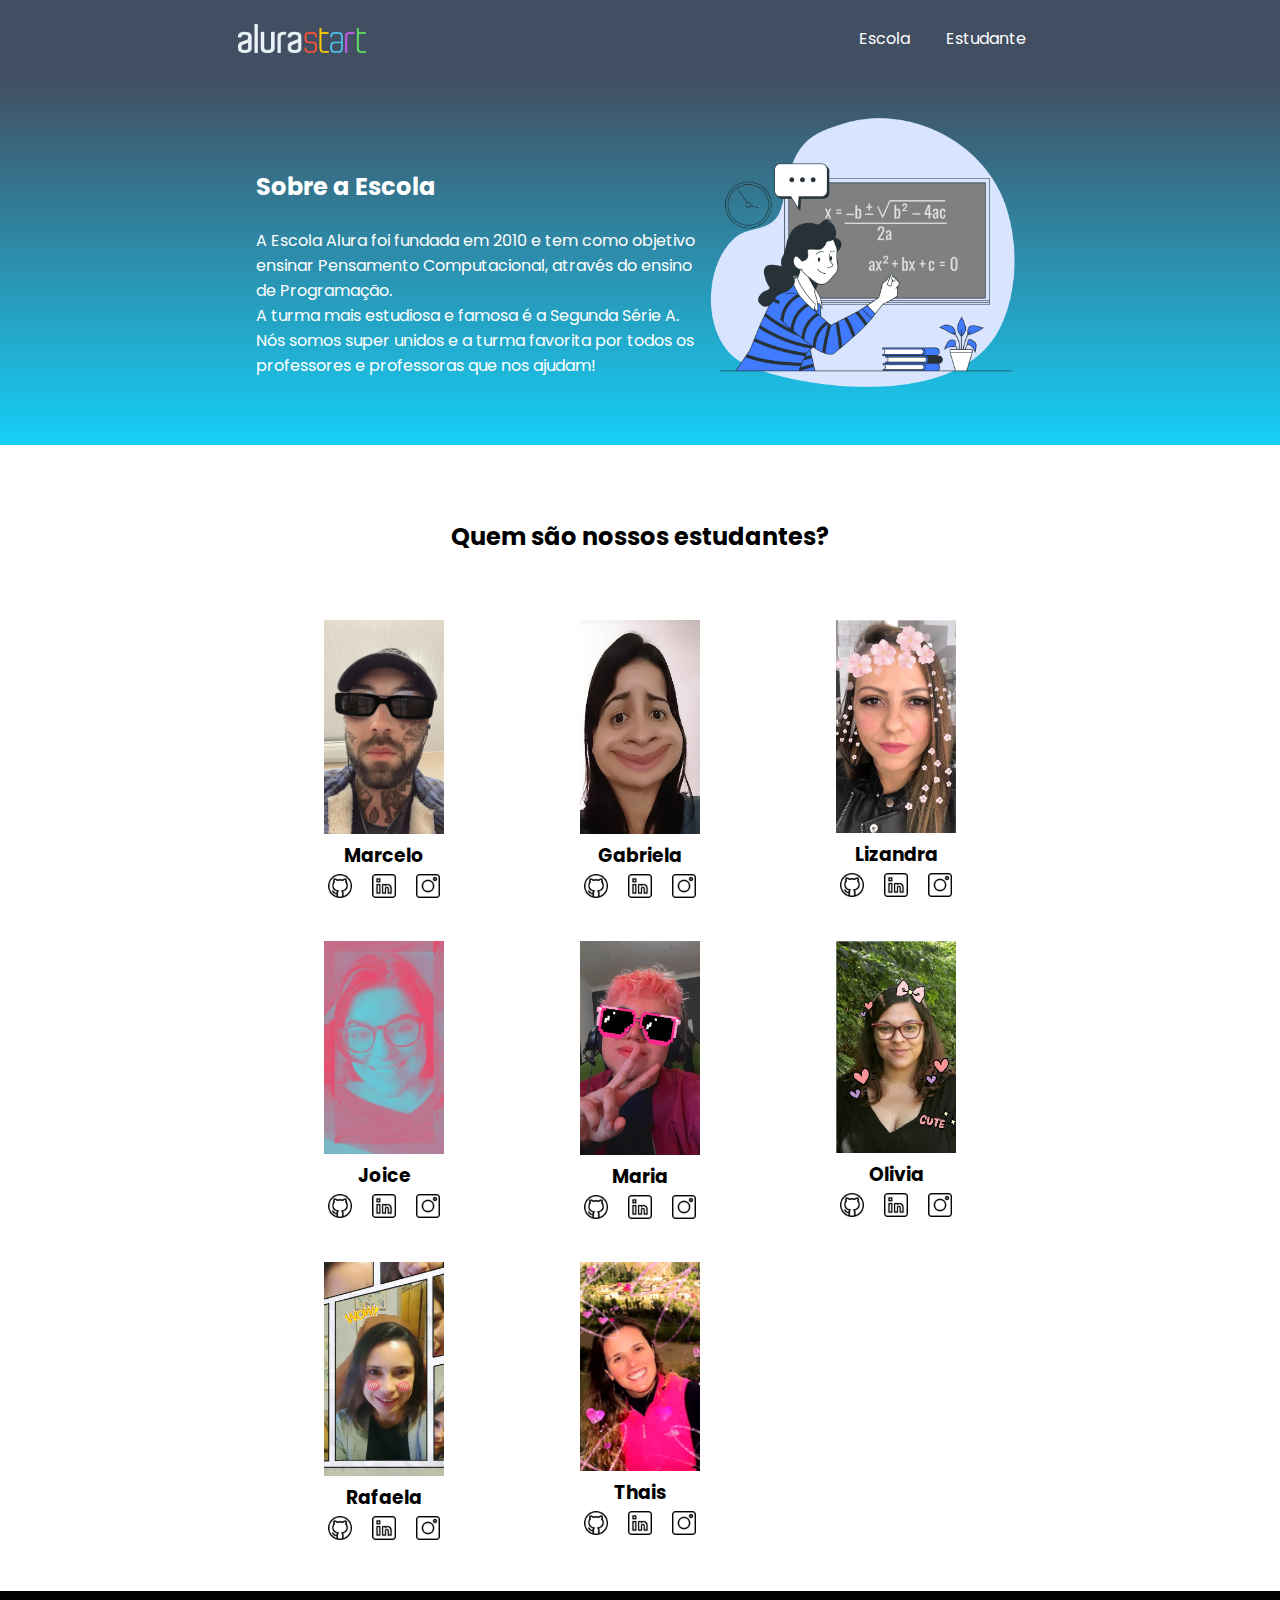
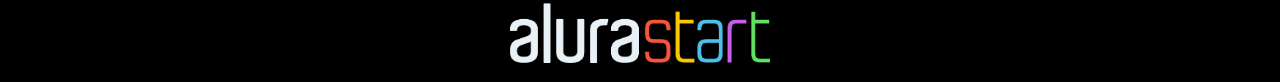
<file: Alanna-Unidade 1/index.html>
<!DOCTYPE html>
<html lang="en">
<head>
    <meta charset="UTF-8">
    <meta http-equiv="X-UA-Compatible" content="IE=edge">
    <meta name="viewport" content="width=device-width, initial-scale=1.0">
    <title>Equipe Alura Start</title>
    <link rel="stylesheet" href="style.css">
    <link rel="preconnect" href="https://fonts.googleapis.com">
    <link rel="preconnect" href="https://fonts.gstatic.com" crossorigin>
    <link href="https://fonts.googleapis.com/css2?family=Poppins&display=swap" rel="stylesheet">
</head>
<body>
    <header class="cabecalho">
        <img class="cabecalho-imagem" src="alurastart logo.png" alt="logo da alura start">
        <ul class="cabecalho-lista">
            <li class="cabecalho-lista-item">Escola</li>
            <li class="cabecalho-lista-item">Estudante</li>
        </ul>
    </header>
    <section class="escola">
        <div class="escola-div-conteudo">
            <h2 class="escola-titulo">Sobre a Escola</h2>
            <p class="escola-texto-um">A Escola Alura foi fundada em 2010 e tem como objetivo ensinar Pensamento Computacional, através do ensino de  Programação.</p>
            <p class="escola-texto-dois">A turma mais estudiosa e famosa é a Segunda Série A. Nós somos super unidos e a turma favorita por todos os professores e professoras que nos ajudam!</p>
        </div>
        <img class="escola-imagem" src="Formula-bro.png" alt="imagem que representa uma professora em sala de aula">
    </section>
    <section class="estudante">
        <h2 class="estudante-titulo">Quem são nossos estudantes?</h2>
        <div class="estudante-todos">
        <span></span>
        <div class="estudante-div">
            <img class="estudante-imagem" src="Marcelo.jpeg" alt="foto do marcelo">
            <h3 class="estudante-nome">Marcelo</h3>
            <a href="https://github.com/marcelopaludetto"><img class="estudante-icone" src="github.png" alt="icone github"></a>
            <a href="https://linkedin.com/marcelopaludetto"><img class="estudante-icone" src="linkedin.png" alt="icone linkedin"></a>
            <a href="https://instagram.com/marcelopaludetto"><img class="estudante-icone" src="instagram.png" alt="icone instagram"></a>
        </div>
        <div class="estudante-div">
            <img class="estudante-imagem" src="Gabi.jpg" alt="foto da gabi">
            <h3 class="estudante-nome">Gabriela</h3>
            <a href="https://github.com/GabrielaM-L"><img class="estudante-icone" src="github.png" alt="icone github"></a>
            <a href="https://www.linkedin.com/in/gabriela-marcomini-de-lima/"><img class="estudante-icone" src="linkedin.png" alt="icone linkedin"></a>
            <a href="https://www.instagram.com/gabriela_marcomini/"><img class="estudante-icone" src="instagram.png" alt="icone instagram"></a>
        </div>
        <div class="estudante-div">
            <img class="estudante-imagem" src="Liz.jpg" alt="foto da lizandra">
            <h3 class="estudante-nome">Lizandra</h3>
            <a href="https://github.com/LizandraDuarte40"><img class="estudante-icone" src="github.png" alt="icone github"></a>
            <a href="https://www.linkedin.com/in/lizandrarlm-duarte/"><img class="estudante-icone" src="linkedin.png" alt="icone linkedin"></a>
            <a href="https://www.instagram.com/lizandrarlm"><img class="estudante-icone" src="instagram.png" alt="icone instagram"></a>
        </div>
        <span></span>
        <span></span>
        <div class="estudante-div">
            <img class="estudante-imagem" src="Joice.jpg" alt="foto da joice">
            <h3 class="estudante-nome">Joice</h3>
            <a href="https://github.com/JoiceAlura"><img class="estudante-icone" src="github.png" alt="icone github"></a>
            <a href="https://www.linkedin.com/in/joicebarbaresco/"><img class="estudante-icone" src="linkedin.png" alt="icone linkedin"></a>
            <a href="https://www.instagram.com/joicebarbaresco/"><img class="estudante-icone" src="instagram.png" alt="icone instagram"></a>
        </div>
        <div class="estudante-div">
            <img class="estudante-imagem" src="Maria.jpg" alt="foto da maria">
            <h3 class="estudante-nome">Maria</h3>
            <a href="https://github.com/MagePSR"><img class="estudante-icone" src="github.png" alt="icone github"></a>
            <a href="https://www.linkedin.com/in/mariageovanna"><img class="estudante-icone" src="linkedin.png" alt="icone linkedin"></a>
            <a href="https://www.instagram.com/magpsr/"><img class="estudante-icone" src="instagram.png" alt="icone instagram"></a>
        </div>
        <div class="estudante-div">
            <img class="estudante-imagem" src="Olivia.jpg" alt="foto da olhe">
            <h3 class="estudante-nome">Olivia</h3>
            <img class="estudante-icone" src="github.png" alt="icone github">
            <a href="https://www.linkedin.com/in/olhe/"><img class="estudante-icone" src="linkedin.png" alt="icone linkedin"></a>
            <a href="https://github.com/olhe12"><img class="estudante-icone" src="instagram.png" alt="icone instagram"></a>
        </div>
        <span></span>
        <span></span>
        <div class="estudante-div">
            <img class="estudante-imagem" src="Rafa.jpg" alt="foto da rafa">
            <h3 class="estudante-nome">Rafaela</h3>
            <a href="https://github.com/rafaelamunhoz12"><img class="estudante-icone" src="github.png" alt="icone github"></a>
            <a href="http://linkedin.com/in/rafaela-felix-munhoz-oliveira-02160a10a"><img class="estudante-icone" src="linkedin.png" alt="icone linkedin"></a>
            <a href="https://www.instagram.com/rafafmo/"><img class="estudante-icone" src="instagram.png" alt="icone instagram"></a>
        </div>
        <div class="estudante-div">
            <img class="estudante-imagem" src="Thais.jpg" alt="foto da thais">
            <h3 class="estudante-nome">Thais</h3>
            <a href="https://github.com/Thaispianucci"><img class="estudante-icone" src="github.png" alt="icone github"></a>
            <a href="https://www.linkedin.com/in/thais-pianucci-benedicto-54a9a416/"><img class="estudante-icone" src="linkedin.png" alt="icone linkedin"></a>
            <a href="https://www.instagram.com/thaispianucci/"><img class="estudante-icone" src="instagram.png" alt="icone instagram"></a>
        </div>

    </div>
    </section>
    <footer class="rodape">
        <img class="rodape-imagem"src="alurastart logo.png" alt="logo da alura start">
    </footer>
</body>
</html>
</file>
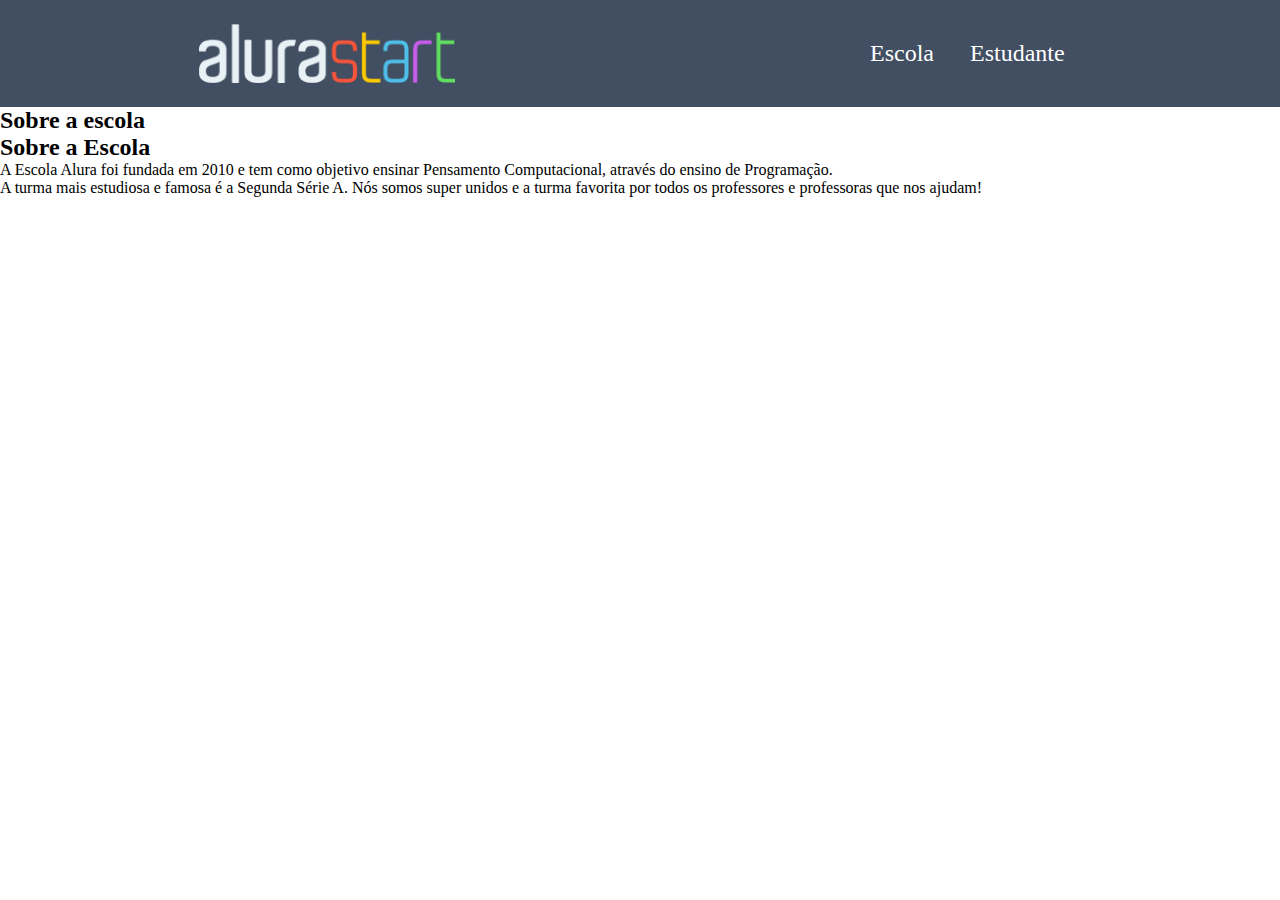
<file: Alanna/index.html>
<!DOCTYPE html>
<html lang="en">
<head>
    <meta charset="UTF-8">
    <meta http-equiv="X-UA-Compatible" content="IE=edge">
    <meta name="viewport" content="width=device-width, initial-scale=1.0">
    <title>Document</title>
    <link rel="stylesheet" href="style.css">
</head>
<body>
    <header class="cabecalho">
        <img class="cabecalho-imagem" src="alurastart logo.png" alt="logo da alura start">
        <ul class="cabecalho-lista">
            <li class="cabecalho-lista-item">Escola</li>
            <li class="cabecalho-lista-item">Estudante</li>
        </ul>
    </header>
    <section class="escola">
        <div class="escola-div-conteudo">
        
        </div>
    </section>
    <section class="escola">
        <div class="escola-div-conteudo">
            <h2 class="escola-titulo">Sobre a escola</h2>
        </div>
    </section>
    <section class="escola">
        <div class="escola-div-conteudo">
            <h2 class="escola-titulo">Sobre a Escola</h2>
            <p class="escola-texto-um">A Escola Alura foi fundada em 2010 e tem como objetivo ensinar Pensamento Computacional, através do ensino de  Programação.</p>
            <p class="escola-texto-dois">A turma mais estudiosa e famosa é a Segunda Série A. Nós somos super unidos e a turma favorita por todos os professores e professoras que nos ajudam!</p>
        </div>
    </section>
</file>
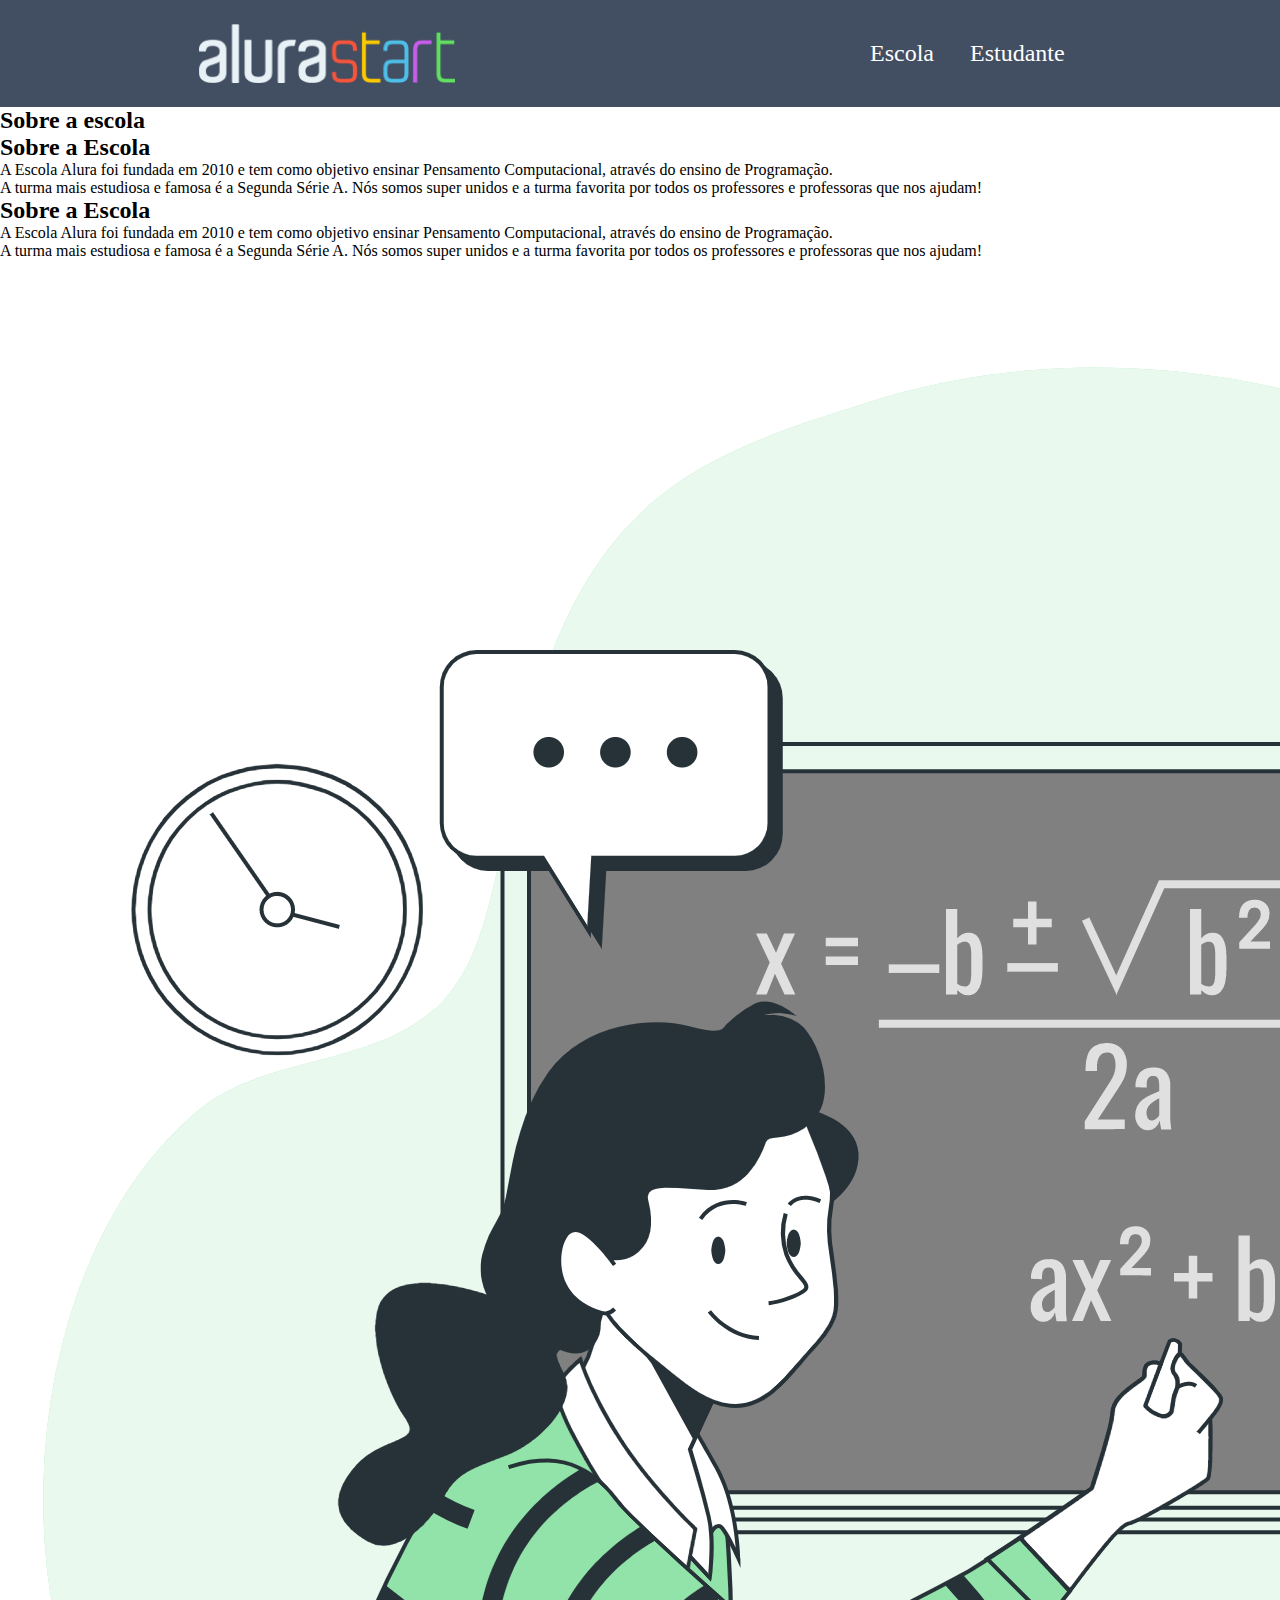
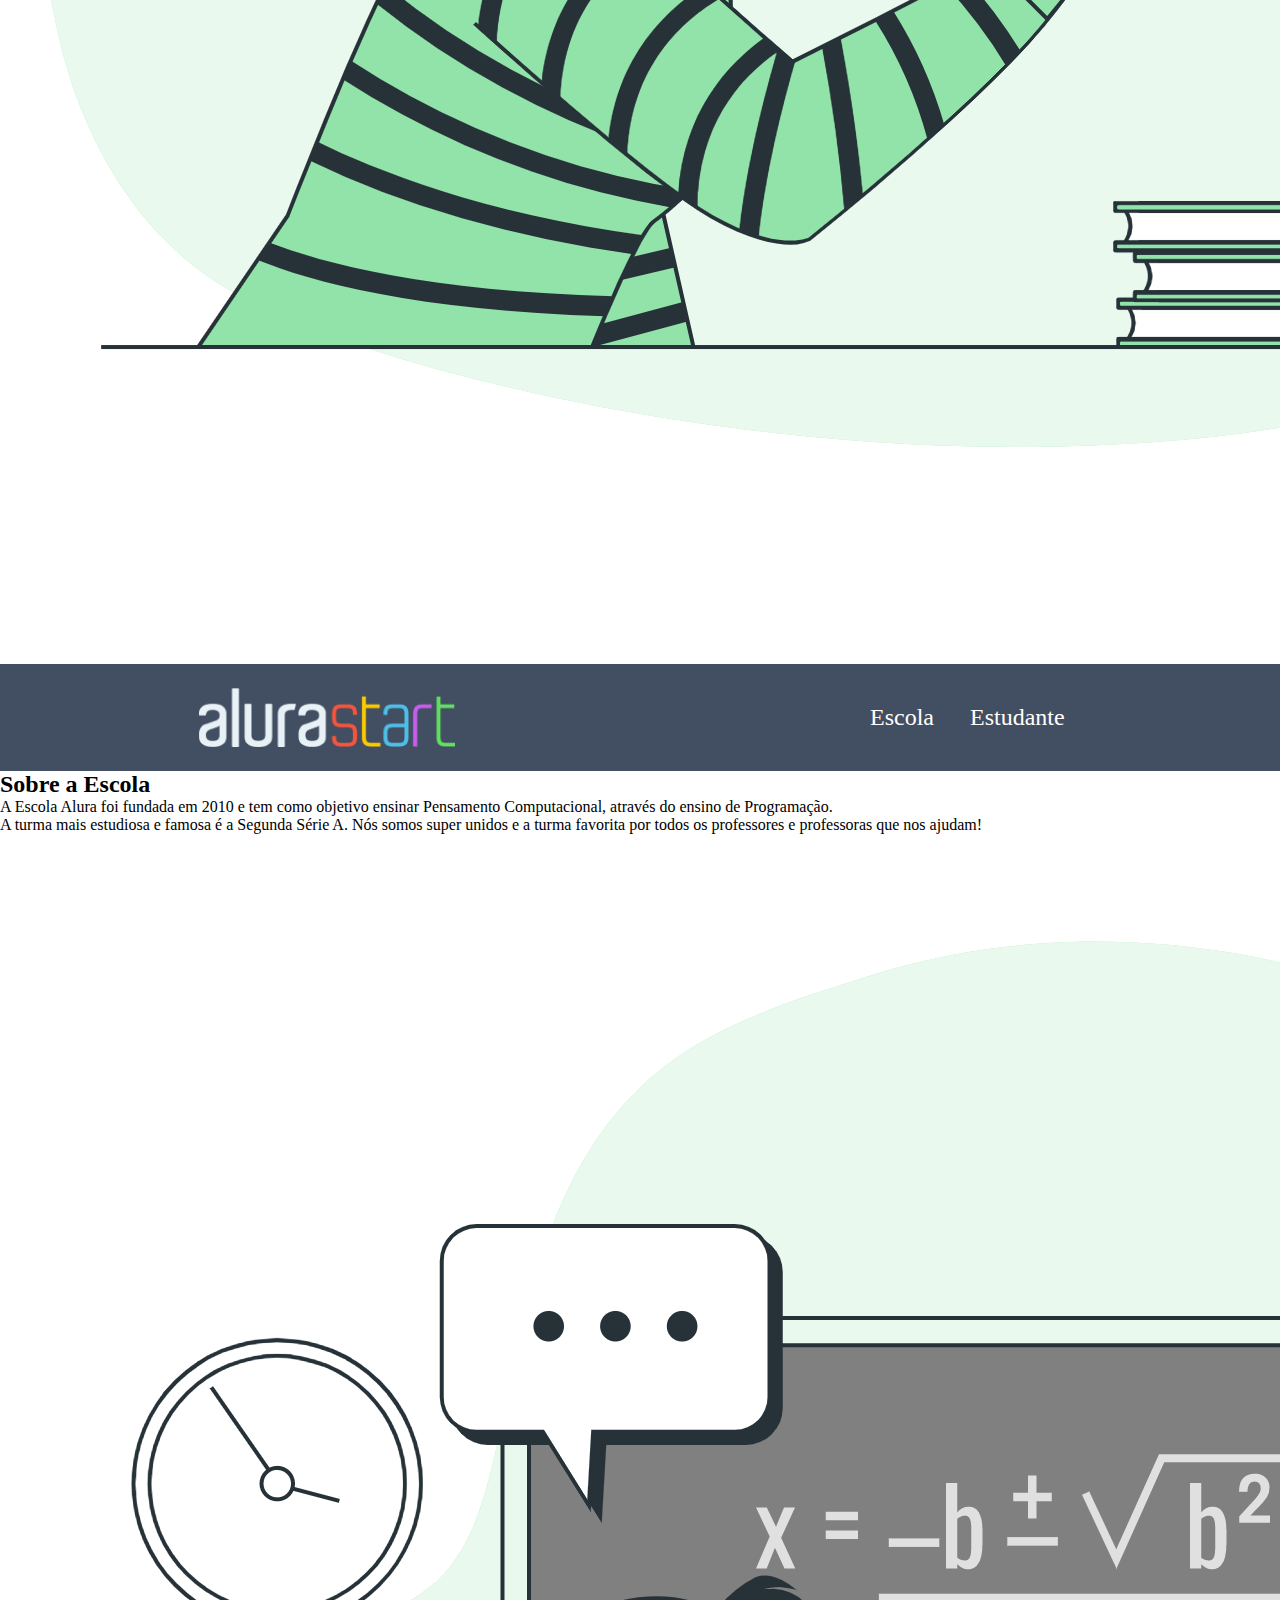
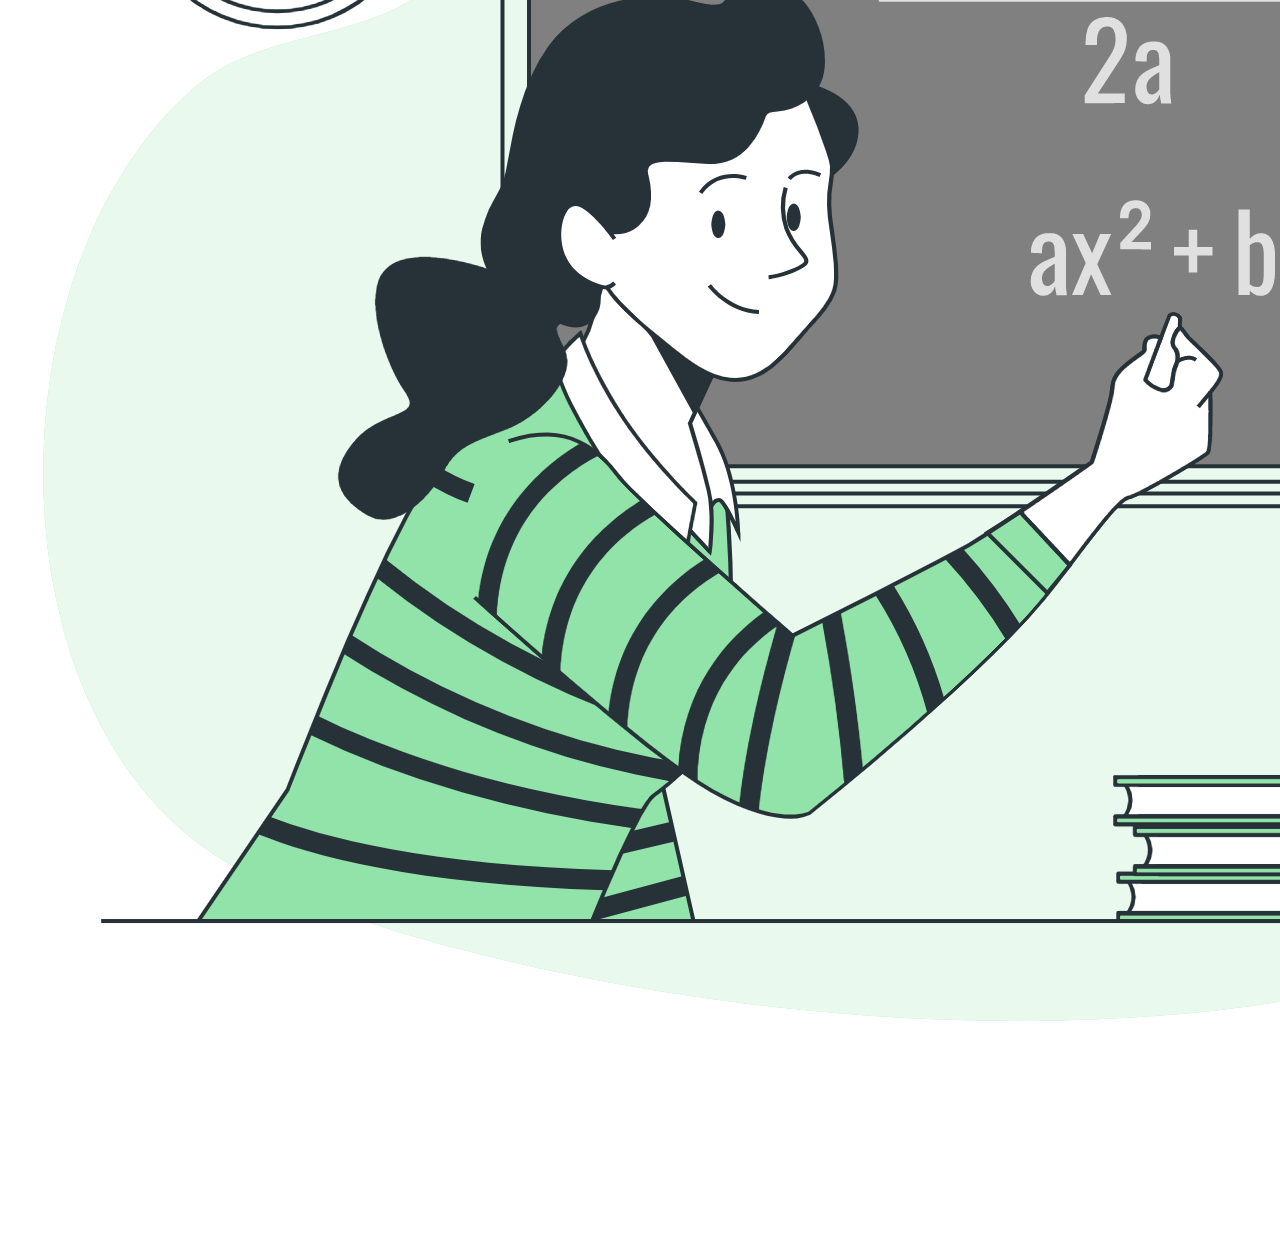
<file: Alanaa-main/Alanna/index.html>
<!DOCTYPE html>
<html lang="en">
<head>
    <meta charset="UTF-8">
    <meta http-equiv="X-UA-Compatible" content="IE=edge">
    <meta name="viewport" content="width=device-width, initial-scale=1.0">
    <title>Document</title>
    <link rel="stylesheet" href="style.css">
</head>
<body>
    <header class="cabecalho">
        <img class="cabecalho-imagem" src="alurastart logo.png" alt="logo da alura start">
        <ul class="cabecalho-lista">
            <li class="cabecalho-lista-item">Escola</li>
            <li class="cabecalho-lista-item">Estudante</li>
        </ul>
    </header>
    <section class="escola">
        <div class="escola-div-conteudo">
        
        </div>
    </section>
    <section class="escola">
        <div class="escola-div-conteudo">
            <h2 class="escola-titulo">Sobre a escola</h2>
        </div>
    </section>
    <section class="escola">
        <div class="escola-div-conteudo">
            <h2 class="escola-titulo">Sobre a Escola</h2>
            <p class="escola-texto-um">A Escola Alura foi fundada em 2010 e tem como objetivo ensinar Pensamento Computacional, através do ensino de  Programação.</p>
            <p class="escola-texto-dois">A turma mais estudiosa e famosa é a Segunda Série A. Nós somos super unidos e a turma favorita por todos os professores e professoras que nos ajudam!</p>
        </div>
    </section>
    <section class="escola">
        <div class="escola-div-conteudo">
            <h2 class="escola-titulo">Sobre a Escola</h2>
            <p class="escola-texto-um">A Escola Alura foi fundada em 2010 e tem como objetivo ensinar Pensamento Computacional, através do ensino de  Programação.
            <p class="escola-texto-dois">A turma mais estudiosa e famosa é a Segunda Série A. Nós somos super unidos e a turma favorita por todos os professores e professoras que nos ajudam!</p>
        </div>
        <img class="escola-imagem" src="Formula-bro.png" alt="Professora no quadro">
    </section>
            <html lang="en"
            <head> 
            <meta charset="UTF-8">
            <meta http-equiv="X-UA-Compatible" content="IE=edge">
            <meta name="viewport" concent="width=device-width, initial-scale=1.0">
            <title>Document</title>
            <link rel="stylesheet" href="style.css">
            </head>
            <body>
                <header class="cabecalho">
                    <img class="cabecalho-imagem" src="alurastart logo.png" alt="logo da alura start">
                    <ul class="cabecalho-lista">
                        <li class="cabecalho-lista-item">Escola</li>
                        <li class="cabecalho-lista-item">Estudante</li>
                    </ul>
                </header>
            
            
                <section class="escola">
                    <div class="escola-div-conteudo">
                        <h2 class="escola-titulo">Sobre a Escola</h2>
                        <p class="escola-texto-um">A Escola Alura foi fundada em 2010 e tem como objetivo ensinar Pensamento Computacional, através do ensino de  Programação.</p>
                        <p class="escola-texto-dois">A turma mais estudiosa e famosa é a Segunda Série A. Nós somos super unidos e a turma favorita por todos os professores e professoras que nos ajudam!</p>
                    </div>
                    <img class="escola-imagem" src="Formula-bro.png" alt="Professora no quadro">
                </section>
            </body>
      </html>
</file>
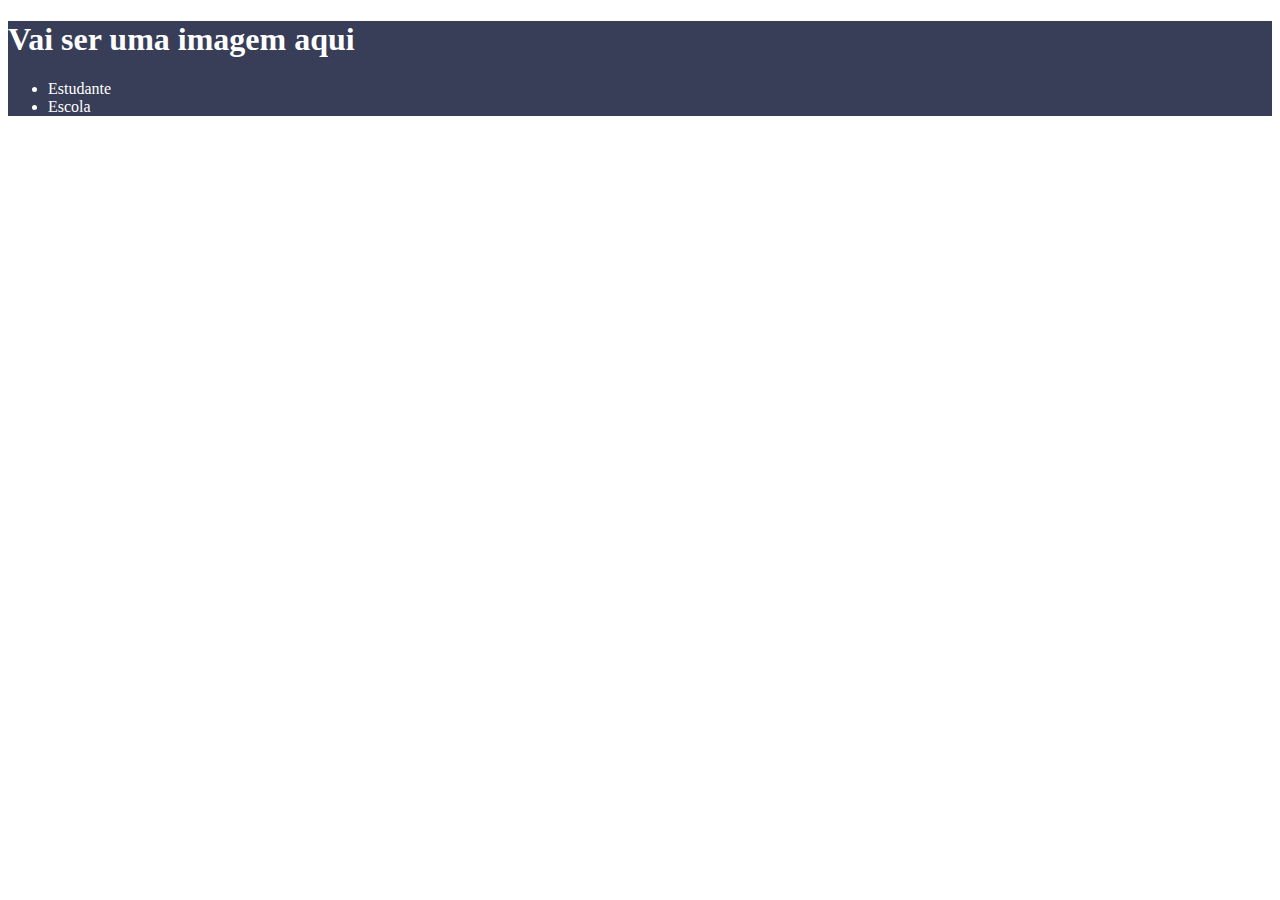
<file: Alanaa-main/Alanaa-main/Alanna/index.html>
<!DOCTYPE html>
<html lang="en">
    <title>Document</title>
        <link rel="stylesheet" href="style.css">
<head>
    <meta charset="UTF-8">
    <meta http-equiv="X-UA-Compatible" content="IE=edge">
    <meta name="viewport" content="width=device-width, initial-scale=1.0">
    <title>Document</title>
</head>
<body>
    <header>
        <h1>Vai ser uma imagem aqui</h1>
        <ul>
        <li>Estudante</li>
        <li>Escola</li>
        </ul>
        </header>

</body>
</html>
</file>
<file: Alanna-Unidade 1/style.css>
*{
    margin: 0;
    padding: 0;
}
body {
    font-family: 'Poppins', sans-serif;
}
.cabecalho {
    background-color: #424E61;
    color: white;
    display: flex;
    justify-content: space-around;
    align-items: center;
    padding: 24px 0;
}

.cabecalho-imagem{
    width: 10%;
}

.cabecalho-lista-item{
    display: inline-block;
    margin: 0 16px;
    font-size: 16px;
}

.escola-imagem{
    width: 25%;
}

.escola{
    background-image: linear-gradient(#424E61,#16CFF8);
    color:white;
    display: flex;
    justify-content: center;
    align-items: center;
    padding: 24px 0;
}

.escola-div-conteudo{
    width: 35%;
}


.escola-titulo{
    padding: 24px 0;
}

.estudante{
    padding: 24px 0;
}
.estudante-imagem{
    width: 120px;
}

.estudante-icone{
    width: 24px;
    padding: 4px 8px;
}

.estudante-div{
    text-align: center;
    padding: 16px 0;
}

.estudante-titulo{
    text-align: center;
    padding: 50px 0;
}

.estudante-todos{
    display: grid;
    grid-template-columns: 20% 20% 20% 20% 20%;
}

.rodape{
    background-color: black;
    text-align: center;
}

.rodape-imagem{
    height: 60px;
    padding: 12px 0;
   
}
</file>
<file: Alanna/style.css>
*{
    margin: 0;
    padding: 0;
}

.cabecalho {
    background-color: #424E61;
    color: white;
    display: flex;
    justify-content: space-around;
    align-items: center;
    padding: 24px 0;
}

.cabecalho-imagem{
    width: 20%;
}

.cabecalho-lista-item{
    display: inline-block;
    margin: 0 16px;
    font-size: 24px;
}
</file>
<file: Alanaa-main/Alanna/style.css>
*{
    margin: 0;
    padding: 0;
}

.cabecalho {
    background-color: #424E61;
    color: white;
    display: flex;
    justify-content: space-around;
    align-items: center;
    padding: 24px 0;
}

.cabecalho-imagem{
    width: 20%;
}

.cabecalho-lista-item{
    display: inline-block;
    margin: 0 16px;
    font-size: 24px;
}
</file>
<file: Alanaa-main/Alanaa-main/Alanna/style.css>
header {
    background-color:#383D58;
    color: white;
}
</file>
